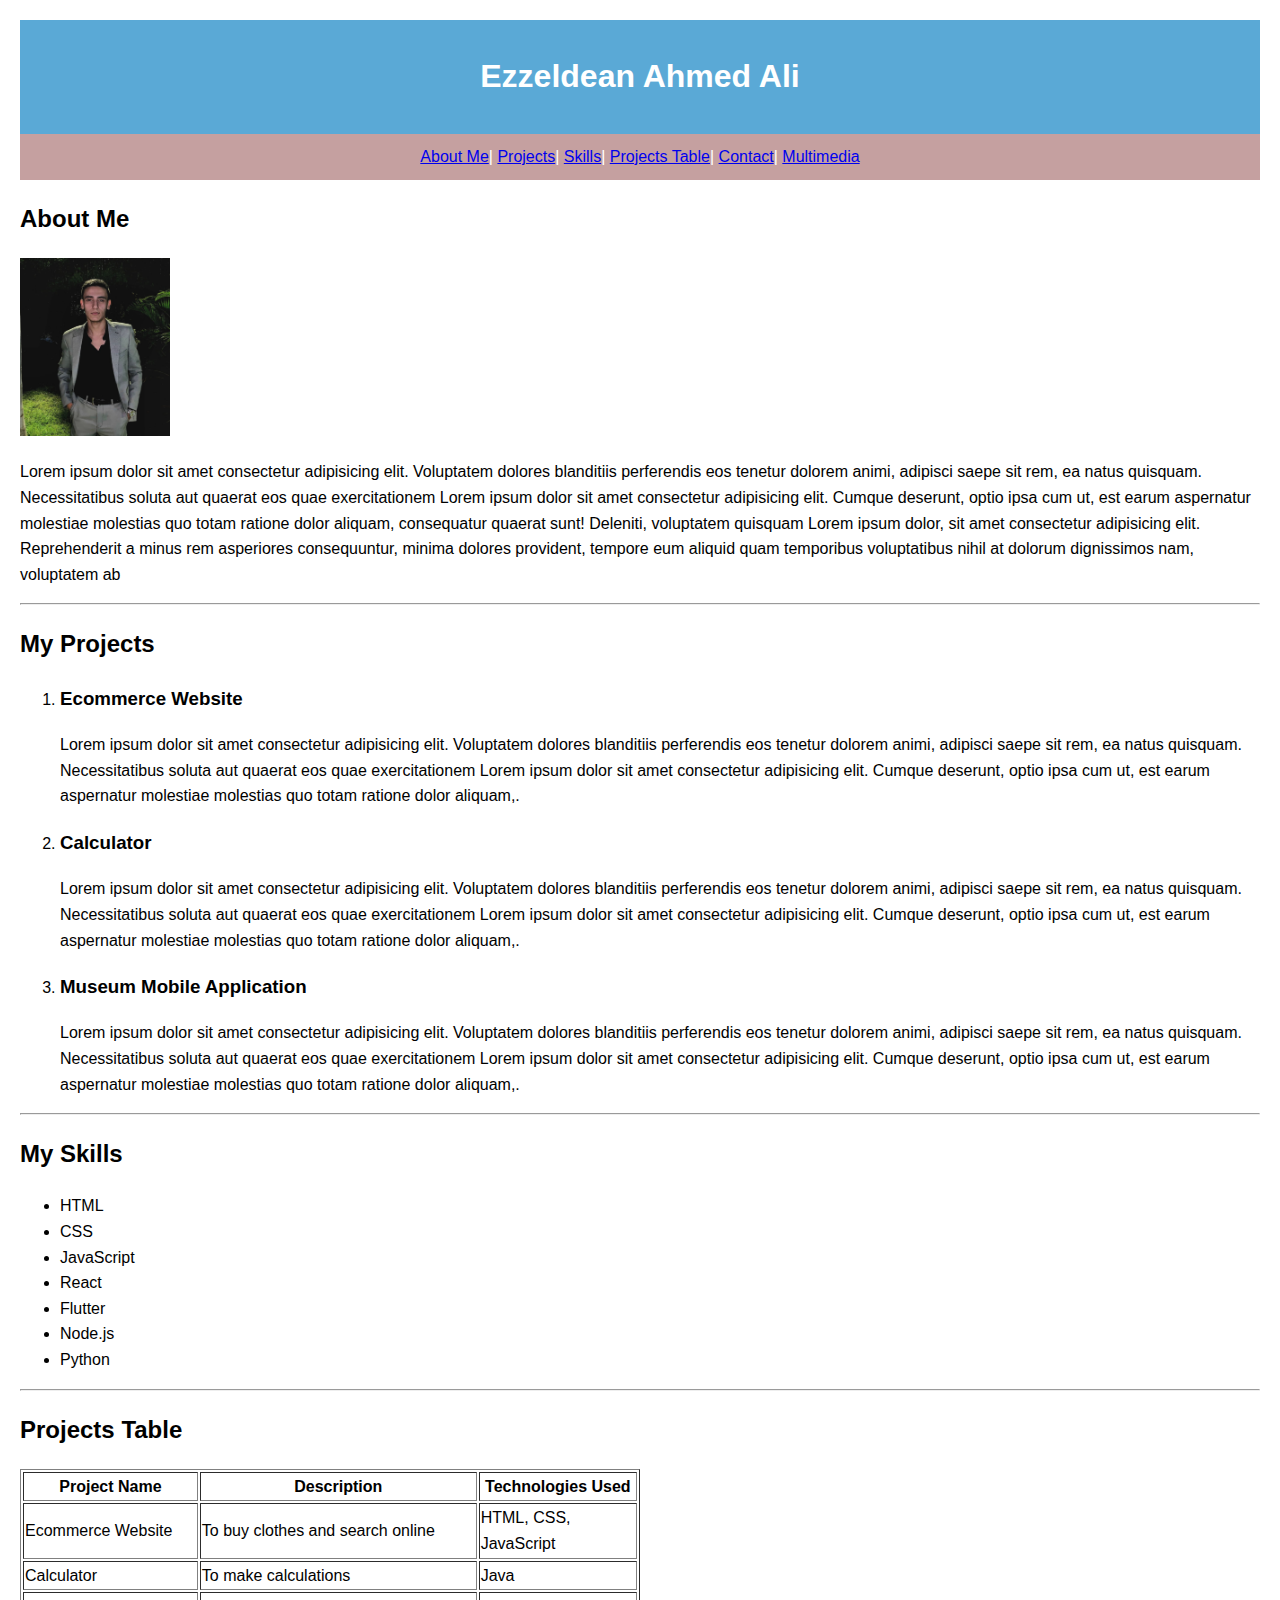
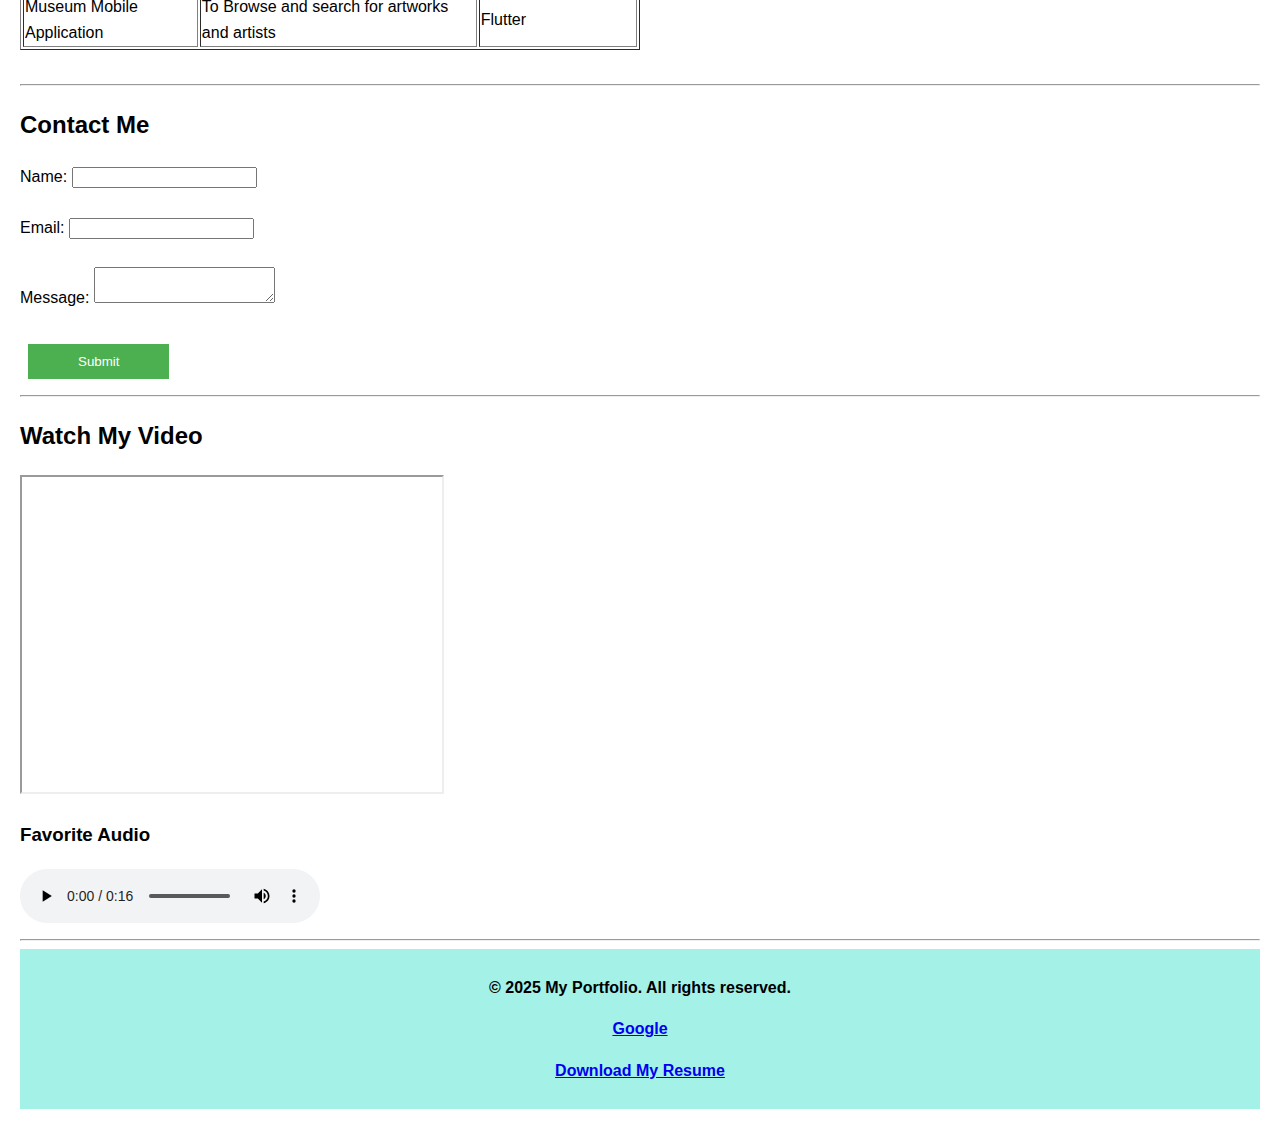
<file: task_1/index.html>
<!DOCTYPE html>
<html lang="en">

<head>
    <meta charset="UTF-8">
    <meta name="viewport" content="width=device-width, initial-scale=1.0">
    <meta name="description" content="Portfolio website showcasing projects, skills, and contact information.">
    <title>My Portfolio</title>
    <style>
        body {
            font-family: Arial, sans-serif;
            margin: 20px;
            line-height: 1.6;
        }

        footer {
            font-weight: bold;
            background: rgb(163, 241, 231);
            color: black;
            text-align: center;
            padding: 10px;
        }

        header {
            background: #5aa9d6;
            color: white;
            text-align: center;
            padding: 10px;
        }

        button {
            background-color: #4CAF50;
            color: white;
            padding: 10px 50px;
            margin: 8px;
            border: none;
            cursor: pointer;
        }

        nav {
            background: rgb(197, 160, 160);
            color: white;
            padding: 10px;
            text-align: center;
        }
    </style>
</head>

<body>
    <header>
        <h1>Ezzeldean Ahmed Ali</h1>
    </header>
    <nav>

        <a href="#about">About Me</a>|
        <a href="#projects">Projects</a>|
        <a href="#skills">Skills</a>|
        <a href="#projects-table">Projects Table</a>|
        <a href="#contact">Contact</a>|
        <a href="#multimedia">Multimedia</a>

    </nav>

    <section id="about">
        <h2>About Me</h2>
        <img src="me.png" alt="My Picture" width="150">
        <p>Lorem ipsum dolor sit amet consectetur adipisicing elit. Voluptatem dolores blanditiis perferendis eos
            tenetur dolorem animi, adipisci saepe sit rem, ea natus quisquam. Necessitatibus soluta aut quaerat eos quae
            exercitationem Lorem ipsum dolor sit amet consectetur adipisicing elit. Cumque deserunt, optio ipsa cum ut,
            est earum aspernatur molestiae molestias quo totam ratione dolor aliquam, consequatur quaerat sunt!
            Deleniti, voluptatem quisquam Lorem ipsum dolor, sit amet consectetur adipisicing elit. Reprehenderit a
            minus rem asperiores consequuntur, minima dolores provident, tempore eum aliquid quam temporibus
            voluptatibus nihil at dolorum dignissimos nam, voluptatem ab</p>
    </section>
    <hr>
    <section id="projects">
        <h2>My Projects</h2>
        <ol>
            <li>
                <div>
                    <h3>Ecommerce Website </h3>
                    <p>Lorem ipsum dolor sit amet consectetur adipisicing elit. Voluptatem dolores blanditiis
                        perferendis eos
                        tenetur dolorem animi, adipisci saepe sit rem, ea natus quisquam. Necessitatibus soluta aut
                        quaerat eos
                        quae
                        exercitationem Lorem ipsum dolor sit amet consectetur adipisicing elit. Cumque deserunt, optio
                        ipsa cum
                        ut,
                        est earum aspernatur molestiae molestias quo totam ratione dolor aliquam,.</p>
                </div>
            </li>
            <li>
                <div>
                    <h3>Calculator</h3>
                    <p>Lorem ipsum dolor sit amet consectetur adipisicing elit. Voluptatem dolores blanditiis
                        perferendis
                        eos
                        tenetur dolorem animi, adipisci saepe sit rem, ea natus quisquam. Necessitatibus soluta aut
                        quaerat
                        eos
                        quae
                        exercitationem Lorem ipsum dolor sit amet consectetur adipisicing elit. Cumque deserunt, optio
                        ipsa
                        cum
                        ut,
                        est earum aspernatur molestiae molestias quo totam ratione dolor aliquam,.</p>
                </div>
            </li>
            <li>
                <div>
                    <h3>Museum Mobile Application</h3>
                    <p>Lorem ipsum dolor sit amet consectetur adipisicing elit. Voluptatem dolores blanditiis
                        perferendis
                        eos
                        tenetur dolorem animi, adipisci saepe sit rem, ea natus quisquam. Necessitatibus soluta aut
                        quaerat
                        eos
                        quae
                        exercitationem Lorem ipsum dolor sit amet consectetur adipisicing elit. Cumque deserunt, optio
                        ipsa
                        cum
                        ut,
                        est earum aspernatur molestiae molestias quo totam ratione dolor aliquam,.</p>
                </div>
            </li>
        </ol>
    </section>
    <hr>

    <section id="skills">
        <h2>My Skills</h2>
        <ul>
            <li>HTML</li>
            <li>CSS</li>
            <li>JavaScript</li>
            <li>React</li>
            <li>Flutter</li>
            <li>Node.js</li>
            <li>Python</li>
        </ul>
    </section>
    <hr>

    <section id="projects-table">
        <h2>Projects Table</h2>
        <table border="1" style="width:50%">
            <tr>
                <th>Project Name</th>
                <th>Description</th>
                <th>Technologies Used</th>
            </tr>
            <tr>
                <td>Ecommerce Website</td>
                <td>To buy clothes and search online</td>
                <td>HTML, CSS, JavaScript</td>
            </tr>
            <tr>
                <td>Calculator</td>
                <td>To make calculations</td>
                <td>Java</td>
            </tr>
            <tr>
                <td>Museum Mobile Application</td>
                <td>To Browse and search for artworks and artists</td>
                <td>Flutter</td>
            </tr>
        </table>
    </section>
    <br>
    <hr>

    <section id="contact">
        <h2>Contact Me</h2>
        <form>
            <label for="name">Name:</label>
            <input type="text" id="name" name="name" required>
            <br>
            <br>


            <label for="email">Email:</label>
            <input type="email" id="email" name="email" required>
            <br>
            <br>


            <label for="message">Message:</label>
            <textarea id="message" name="message" required></textarea>
            <br>
            <br>

            <button type="submit">Submit</button>
        </form>
    </section>
    <hr>

    <section id="multimedia">
        <h2>Watch My Video</h2>
        <iframe width="420" height="315" src="https://www.youtube.com/embed/f-BvGNuqDaA" allowfullscreen></iframe>
        <br>
        <h3>Favorite Audio</h3>
        <audio controls>
            <source src="quran.ogg" type="audio/mp3">
            Your browser does not support the audio element.
        </audio>
    </section>
    <hr>

    <footer>
        <p>&copy; 2025 My Portfolio. All rights reserved.</p>
        <p><a href="https://google.com" target="_blank">Google</a></p>
        <p><a href="resume.pdf" download="resume.pdf">Download My Resume</a></p>

    </footer>
</body>

</html>
</file>
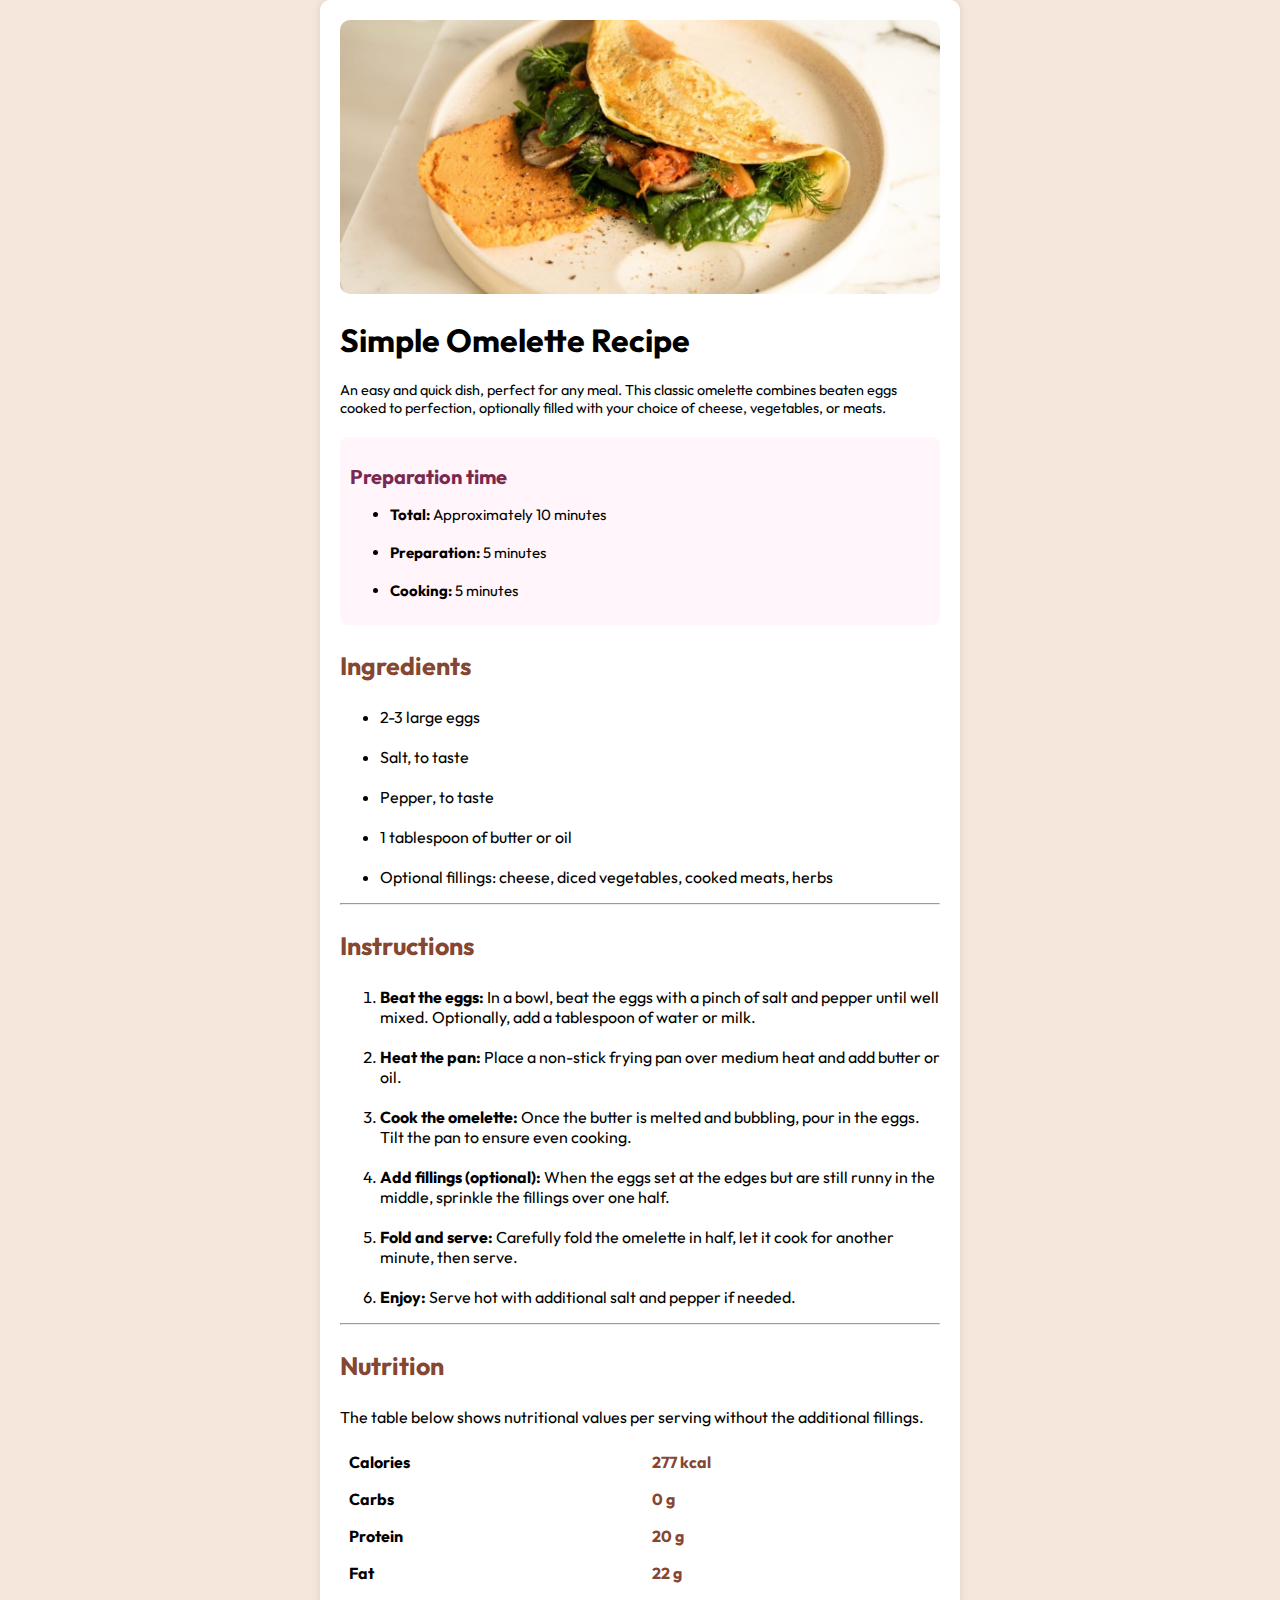
<file: task_2/index.html>
<!DOCTYPE html>
<html lang="en">

<head>
    <meta charset="UTF-8">
    <meta name="viewport" content="width=device-width, initial-scale=1.0">
    <link href="https://fonts.googleapis.com/css2?family=Young+Serif&family=Outfit:wght@400;600;700&display=swap"
        rel="stylesheet">

    <title>Recipe page</title>
    <link rel="stylesheet" href="style.css">
</head>

<body>
    <div class="container">
        <img src="assets/images/image-omelette.jpeg" alt="Omelette" class="recipe-image">
        <h1>Simple Omelette Recipe</h1>
        <p class="description">An easy and quick dish, perfect for any meal. This classic omelette combines beaten eggs
            cooked to perfection, optionally filled with your choice of cheese, vegetables, or meats.</p>

        <div class="prep-time">
            <h2>Preparation time</h2>
            <ul>
                <li><strong>Total:</strong> Approximately 10 minutes</li><br>
                <li><strong>Preparation:</strong> 5 minutes</li><br>
                <li><strong>Cooking:</strong> 5 minutes</li>
            </ul>
        </div>

        <h3>Ingredients</h3>
        <ul>
            <li>2-3 large eggs</li><br>
            <li>Salt, to taste</li><br>
            <li>Pepper, to taste</li><br>
            <li>1 tablespoon of butter or oil</li><br>
            <li>Optional fillings: cheese, diced vegetables, cooked meats, herbs</li>
        </ul>
        <hr>

        <h3>Instructions</h3>
        <ol>
            <li><strong>Beat the eggs:</strong> In a bowl, beat the eggs with a pinch of salt and pepper until well
                mixed. Optionally, add a tablespoon of water or milk.</li>
            <br>
            <li><strong>Heat the pan:</strong> Place a non-stick frying pan over medium heat and add butter or oil.</li>
            <br>
            <li><strong>Cook the omelette:</strong> Once the butter is melted and bubbling, pour in the eggs. Tilt the
                pan to ensure even cooking.</li>
            <br>
            <li><strong>Add fillings (optional):</strong> When the eggs set at the edges but are still runny in the
                middle, sprinkle the fillings over one half.</li>
            <br>
            <li><strong>Fold and serve:</strong> Carefully fold the omelette in half, let it cook for another minute,
                then serve.</li>
            <br>
            <li><strong>Enjoy:</strong> Serve hot with additional salt and pepper if needed.</li>
        </ol>
        <hr>
        <h3>Nutrition</h3>
        <table>
            <p>The table below shows nutritional values per serving without the additional fillings.</p>
            <tr>
                <th>Calories</th>
                <td>277 kcal</td>
            </tr>
            <tr>
                <th>Carbs</th>
                <td>0 g</td>
            </tr>
            <tr>
                <th>Protein</th>
                <td>20 g</td>
            </tr>
            <tr>
                <th>Fat</th>
                <td>22 g</td>
            </tr>
        </table>
    </div>
</body>

</html>
</file>
<file: task_2/style.css>
body {
    font-family: 'Outfit', sans-serif;
    background-color: #f5e7db;
    margin: 0;
    padding: 0;
    display: flex;
    justify-content: center;
    align-items: center;
}
.description {
    margin-top: 10px;
    font-family: 'Outfit', sans-serif;
    font-size: 0.9em;
}

.container {
    background-color: white;
    max-width: 600px;
    padding: 20px;
    border-radius: 10px;
    box-shadow: 0 0 10px rgba(0, 0, 0, 0.1);
}

.prep-time {
    background-color: hsl(330, 100%, 98%);
    font-size: 15px;
    margin-top: 20px;
    padding: 10px;
    border-radius: 8px;
}

.recipe-image {
    width: 100%;
    border-radius: 10px;
}

h1 {
    color:black;
    font-weight: bold;
    font-family: 'Outfit', sans-serif;
}

h2{
    color:hsl(332, 51%, 32%);
    font-weight: bold;
    font-family: 'Outfit', sans-serif;
    font-size: 20px;
}
h3{
    color:hsl(14, 45%, 36%);
    font-weight: bold;
    font-family: 'Outfit', sans-serif;
    font-size:25px;
}

table {
    width: 100%;
    border-collapse: collapse;
    margin-top: 10px;
}

table, th, td {
    border: 1px solid white;
    padding: 8px;
    text-align: left;
}
td{
    color:hsl(14, 45%, 36%);
    font-weight: bold;
}
</file>
